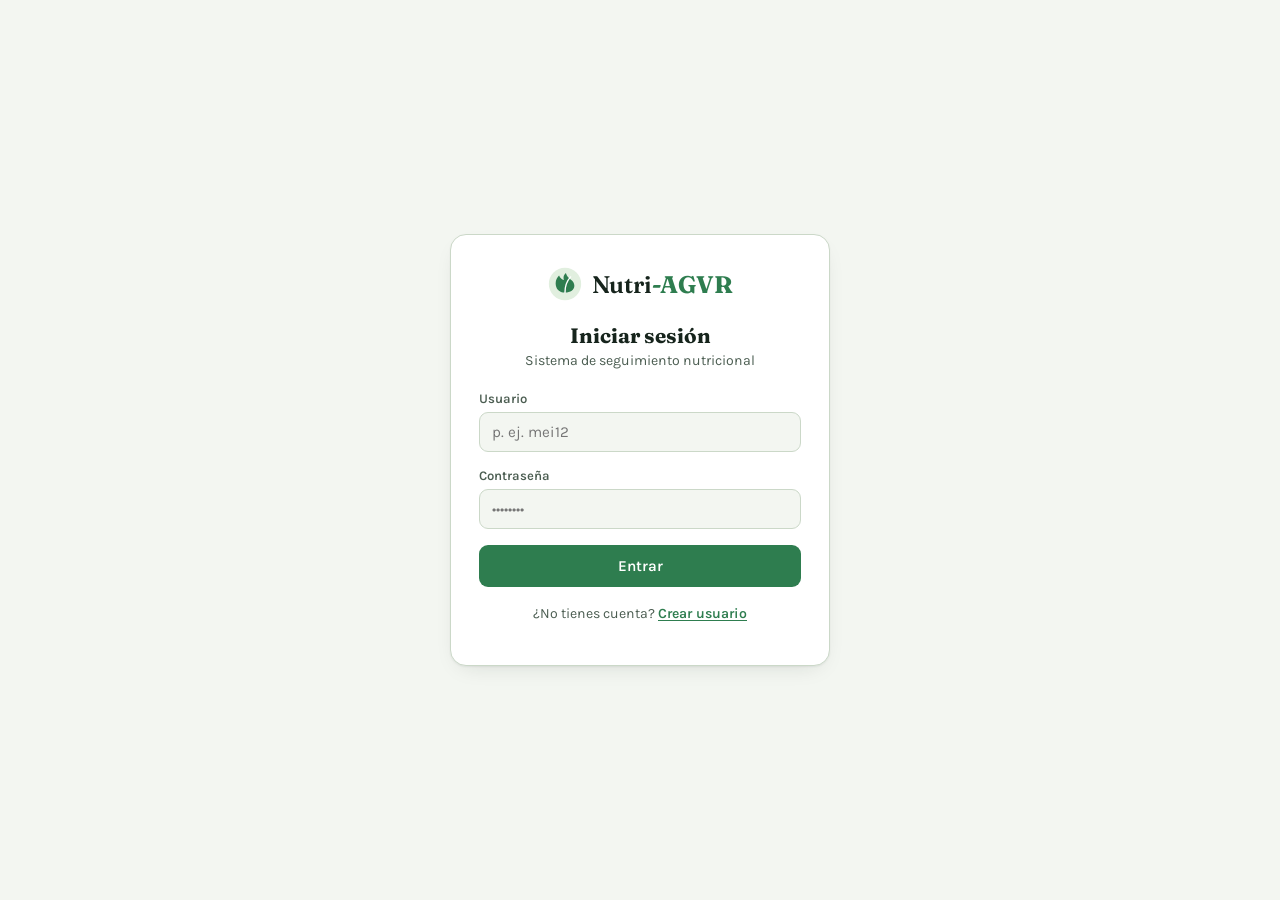
<file: index.html>
<!doctype html>
<html lang="es" class="auth-checking">
<head>
  <meta charset="UTF-8">
  <meta name="viewport" content="width=device-width, initial-scale=1.0">
  <title>NutriAGVR — Iniciar sesión</title>
  <link rel="icon" href="data:image/svg+xml,%3Csvg xmlns=%27http://www.w3.org/2000/svg%27 viewBox=%270 0 40 40%27%3E%3Ccircle cx=%2720%27 cy=%2720%27 r=%2719%27 fill=%27%23E1EFDF%27/%3E%3Cpath d=%27M20 30C13 30 9 25.5 9 19c0-4 2-7 4-9 1.3 3 3.3 4.6 5.7 5.4C17.6 12 18.6 9 21 7c1.2 4 3.4 6 5.6 7.6C29.4 16.6 31 19 31 22c0 5-4.5 8-11 8Z%27 fill=%27%232E7D4F%27/%3E%3C/svg%3E">
  <link rel="preconnect" href="https://fonts.googleapis.com">
  <link rel="preconnect" href="https://fonts.gstatic.com" crossorigin>
  <link href="https://fonts.googleapis.com/css2?family=Fraunces:opsz,wght@9..144,400;9..144,500;9..144,600;9..144,700&family=Karla:wght@400;500;600;700&family=IBM+Plex+Mono:wght@400;500&display=swap" rel="stylesheet">
  <link rel="stylesheet" href="css/styles.css">
</head>
<body>
  <div class="shell">
    <section class="auth-wrap">
      <div class="auth-card">
        <div class="brand">
          <svg viewBox="0 0 40 40" fill="none" aria-hidden="true">
            <circle cx="20" cy="20" r="19" fill="var(--accent-soft)"/>
            <path d="M20 30C13 30 9 25.5 9 19c0-4 2-7 4-9 1.3 3 3.3 4.6 5.7 5.4C17.6 12 18.6 9 21 7c1.2 4 3.4 6 5.6 7.6C29.4 16.6 31 19 31 22c0 5-4.5 8-11 8Z" fill="var(--accent)"/>
            <path d="M20 30c0-6 1.5-13 6.6-18.4" stroke="var(--surface)" stroke-width="1.6" stroke-linecap="round"/>
          </svg>
          <span class="wordmark">Nutri<span class="x">-AGVR</span></span>
        </div>
        <h2>Iniciar sesión</h2>
        <p class="auth-sub">Sistema de seguimiento nutricional</p>

        <div id="login-alert"></div>

        <form id="form-login" novalidate>
          <div class="field">
            <label for="login-username">Usuario</label>
            <input id="login-username" name="username" type="text" autocomplete="username" placeholder="p. ej. mei12">
          </div>
          <div class="field">
            <label for="login-password">Contraseña</label>
            <input id="login-password" name="password" type="password" autocomplete="current-password" placeholder="••••••••">
          </div>
          <button type="submit" class="btn btn-primary btn-block">Entrar</button>
        </form>

        <p class="switch-row">
          ¿No tienes cuenta? <a class="btn-link" href="registro.html" style="text-decoration:underline;">Crear usuario</a>
        </p>
      </div>
    </section>
  </div>

  <script type="module" src="js/pantallas/login.js"></script>
</body>
</html>
</file>
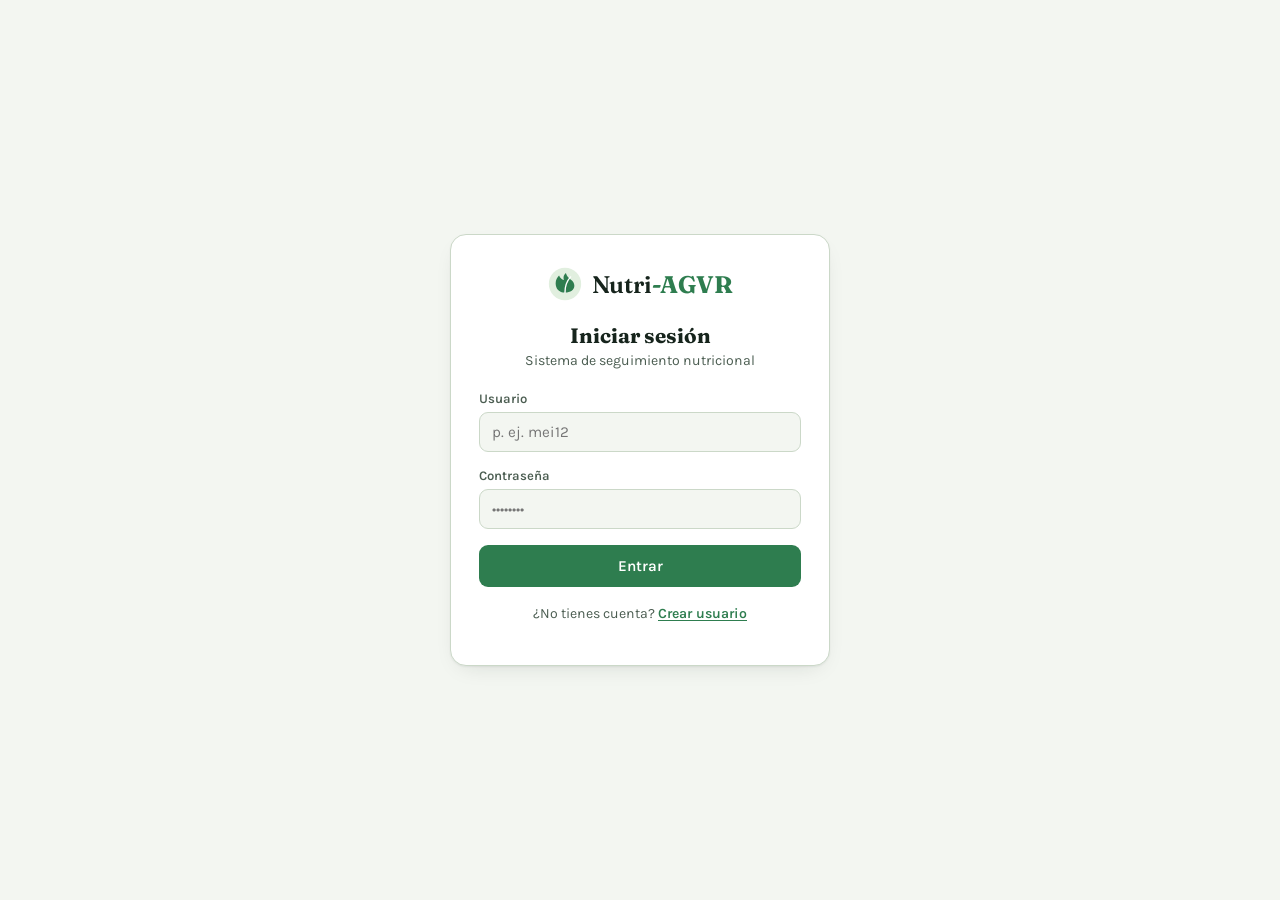
<file: consultas.html>
<!doctype html>
<html lang="es" class="auth-checking">
<head>
  <meta charset="UTF-8">
  <meta name="viewport" content="width=device-width, initial-scale=1.0">
  <title>NutriAGVR — Consultas</title>
  <link rel="icon" href="data:image/svg+xml,%3Csvg xmlns=%27http://www.w3.org/2000/svg%27 viewBox=%270 0 40 40%27%3E%3Ccircle cx=%2720%27 cy=%2720%27 r=%2719%27 fill=%27%23E1EFDF%27/%3E%3Cpath d=%27M20 30C13 30 9 25.5 9 19c0-4 2-7 4-9 1.3 3 3.3 4.6 5.7 5.4C17.6 12 18.6 9 21 7c1.2 4 3.4 6 5.6 7.6C29.4 16.6 31 19 31 22c0 5-4.5 8-11 8Z%27 fill=%27%232E7D4F%27/%3E%3C/svg%3E">
  <link rel="preconnect" href="https://fonts.googleapis.com">
  <link rel="preconnect" href="https://fonts.gstatic.com" crossorigin>
  <link href="https://fonts.googleapis.com/css2?family=Fraunces:opsz,wght@9..144,400;9..144,500;9..144,600;9..144,700&family=Karla:wght@400;500;600;700&family=IBM+Plex+Mono:wght@400;500&display=swap" rel="stylesheet">
  <link rel="stylesheet" href="css/styles.css">
</head>
<body>
  <div class="shell">
    <div id="navbar"></div>

    <div class="card">
      <h3 id="form-consulta-titulo">Nueva consulta</h3>
      <p class="hint">Selecciona al paciente ya registrado; no vuelve a pedirte su peso ni su altura.</p>

      <div id="sin-pacientes-aviso" class="alert alert-error" hidden>
        Registra al menos un paciente antes de crear una consulta. <a href="pacientes.html" style="text-decoration:underline;">Ir a Pacientes</a>.
      </div>
      <div id="consulta-alert"></div>

      <form id="form-consulta" novalidate>
        <div class="field">
          <label for="c-paciente">Paciente</label>
          <select id="c-paciente"></select>
        </div>
        <div class="field-row">
          <div class="field">
            <label for="c-dia">Día</label>
            <input id="c-dia" type="date">
          </div>
          <div class="field">
            <label for="c-hora">Hora</label>
            <input id="c-hora" type="time">
          </div>
        </div>
        <div class="field">
          <label for="c-evolucion">Evolución del paciente</label>
          <textarea id="c-evolucion" rows="2" placeholder="p. ej. Bajó 1.5 kg desde la última consulta, refiere más energía…"></textarea>
        </div>
        <div class="field">
          <label for="c-plan">Plan de alimentación</label>
          <textarea id="c-plan" rows="2" placeholder="p. ej. Aumentar proteína en desayuno, reducir azúcares simples…"></textarea>
        </div>
        <div style="display:flex; gap:10px;">
          <button type="submit" class="btn btn-primary" id="btn-guardar-consulta">Registrar consulta</button>
          <button type="button" class="btn btn-ghost" id="btn-cancelar-edicion" hidden>Cancelar</button>
        </div>
      </form>
    </div>

    <div class="card">
      <h3>Historial de consultas</h3>
      <p class="hint">Todas las consultas registradas en este navegador.</p>
      <div class="table-wrap">
        <table class="data">
          <thead>
            <tr><th>Paciente</th><th>Día</th><th>Hora</th><th>Evolución</th><th>Plan de alimentación</th><th></th></tr>
          </thead>
          <tbody id="historial-body"></tbody>
        </table>
      </div>
    </div>

    <footer class="foot">NutriAGVR &mdash; las consultas se guardan por paciente, sin duplicar sus datos.</footer>
  </div>

  <script type="module" src="js/pantallas/consultas.js"></script>
</body>
</html>
</file>
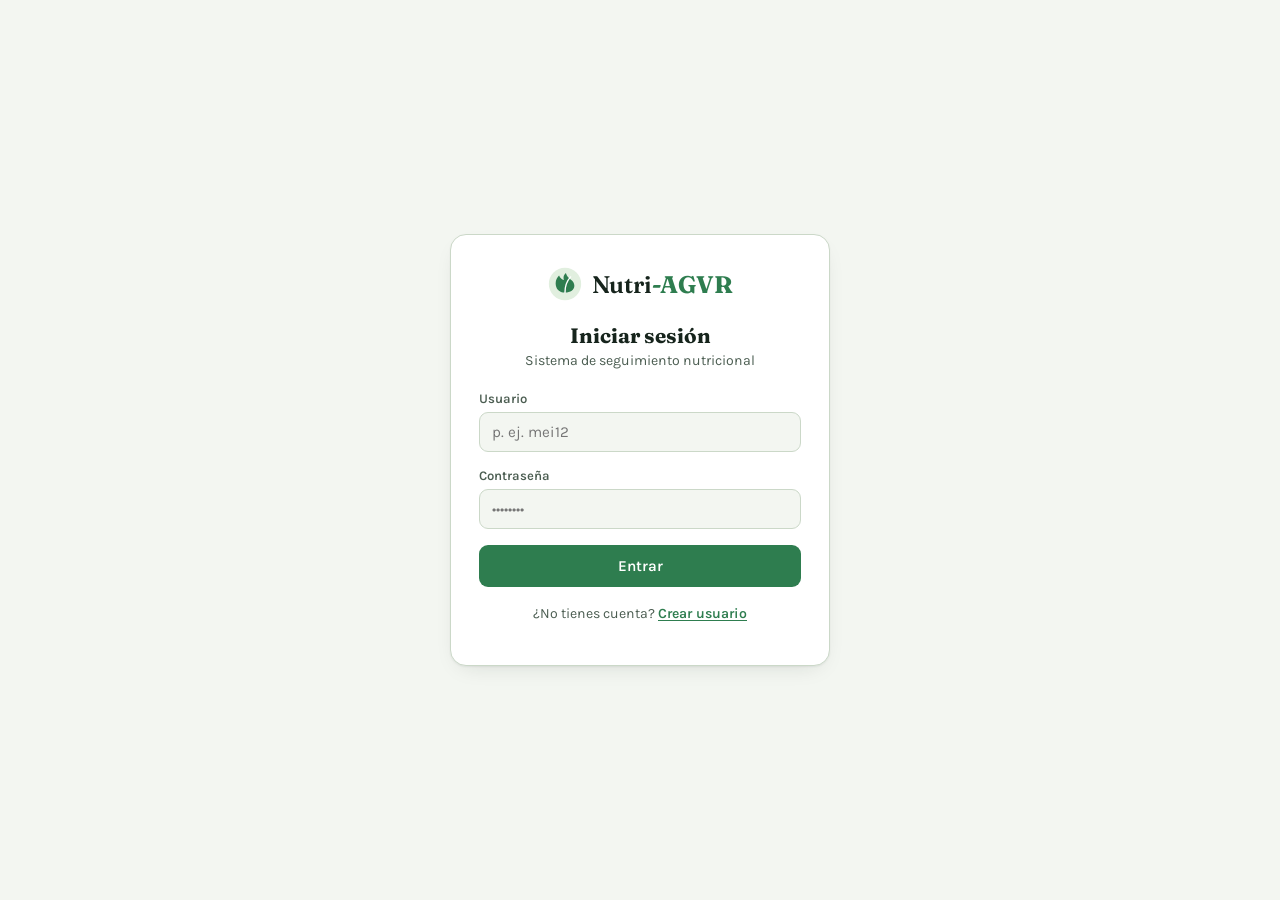
<file: dashboard.html>
<!doctype html>
<html lang="es" class="auth-checking">
<head>
  <meta charset="UTF-8">
  <meta name="viewport" content="width=device-width, initial-scale=1.0">
  <title>NutriAGVR — Inicio</title>
  <link rel="icon" href="data:image/svg+xml,%3Csvg xmlns=%27http://www.w3.org/2000/svg%27 viewBox=%270 0 40 40%27%3E%3Ccircle cx=%2720%27 cy=%2720%27 r=%2719%27 fill=%27%23E1EFDF%27/%3E%3Cpath d=%27M20 30C13 30 9 25.5 9 19c0-4 2-7 4-9 1.3 3 3.3 4.6 5.7 5.4C17.6 12 18.6 9 21 7c1.2 4 3.4 6 5.6 7.6C29.4 16.6 31 19 31 22c0 5-4.5 8-11 8Z%27 fill=%27%232E7D4F%27/%3E%3C/svg%3E">
  <link rel="preconnect" href="https://fonts.googleapis.com">
  <link rel="preconnect" href="https://fonts.gstatic.com" crossorigin>
  <link href="https://fonts.googleapis.com/css2?family=Fraunces:opsz,wght@9..144,400;9..144,500;9..144,600;9..144,700&family=Karla:wght@400;500;600;700&family=IBM+Plex+Mono:wght@400;500&display=swap" rel="stylesheet">
  <link rel="stylesheet" href="css/styles.css">
</head>
<body>
  <div class="shell">
    <div id="navbar"></div>

    <div class="card" style="margin-bottom:24px;">
      <h3>Hola, <span id="saludo-usuario">—</span> 👋</h3>
      <p class="hint">Este es el resumen de tu sistema NutriAGVR.</p>
    </div>

    <div class="grid-stats">
      <div class="stat-tile">
        <div class="n mono" id="stat-pacientes">0</div>
        <div class="label">Pacientes registrados</div>
      </div>
      <div class="stat-tile">
        <div class="n mono" id="stat-consultas">0</div>
        <div class="label">Consultas en total</div>
      </div>
      <div class="stat-tile">
        <div class="n mono" id="stat-hoy">0</div>
        <div class="label">Consultas para hoy</div>
      </div>
    </div>

    <div class="card">
      <h3>Accesos rápidos</h3>
      <p class="hint">Gestiona pacientes o registra una nueva consulta.</p>
      <div style="display:flex; gap:12px; flex-wrap:wrap;">
        <a class="btn btn-primary" href="pacientes.html">Ver pacientes</a>
        <a class="btn btn-ghost" href="consultas.html">Ver consultas</a>
      </div>
    </div>

    <footer class="foot">NutriAGVR &mdash; los usuarios se guardan en esta sesión; pacientes y consultas quedan guardados en este navegador.</footer>
  </div>

  <script type="module" src="js/pantallas/dashboard.js"></script>
</body>
</html>
</file>
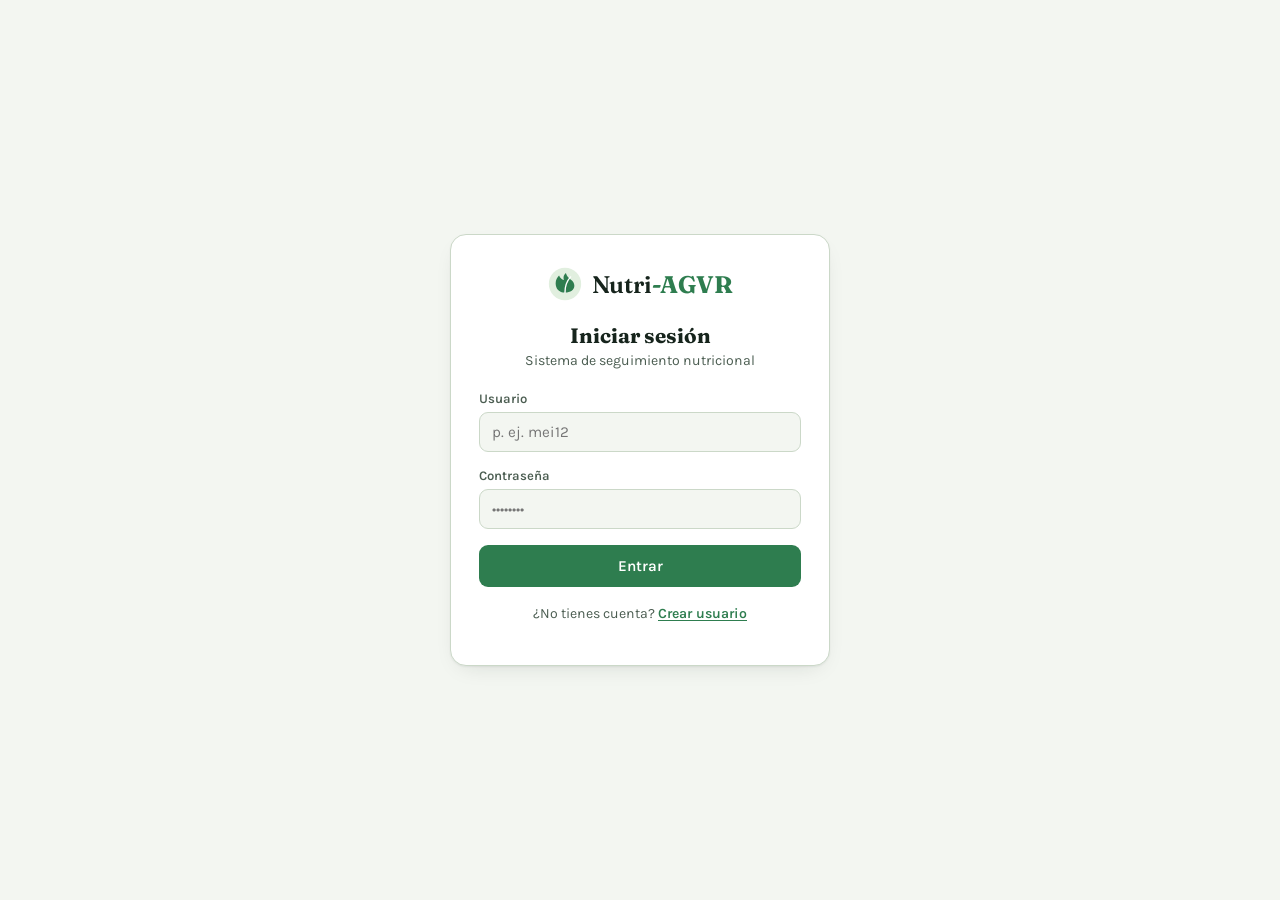
<file: pacientes.html>
<!doctype html>
<html lang="es" class="auth-checking">
<head>
  <meta charset="UTF-8">
  <meta name="viewport" content="width=device-width, initial-scale=1.0">
  <title>NutriAGVR — Pacientes</title>
  <link rel="icon" href="data:image/svg+xml,%3Csvg xmlns=%27http://www.w3.org/2000/svg%27 viewBox=%270 0 40 40%27%3E%3Ccircle cx=%2720%27 cy=%2720%27 r=%2719%27 fill=%27%23E1EFDF%27/%3E%3Cpath d=%27M20 30C13 30 9 25.5 9 19c0-4 2-7 4-9 1.3 3 3.3 4.6 5.7 5.4C17.6 12 18.6 9 21 7c1.2 4 3.4 6 5.6 7.6C29.4 16.6 31 19 31 22c0 5-4.5 8-11 8Z%27 fill=%27%232E7D4F%27/%3E%3C/svg%3E">
  <link rel="preconnect" href="https://fonts.googleapis.com">
  <link rel="preconnect" href="https://fonts.gstatic.com" crossorigin>
  <link href="https://fonts.googleapis.com/css2?family=Fraunces:opsz,wght@9..144,400;9..144,500;9..144,600;9..144,700&family=Karla:wght@400;500;600;700&family=IBM+Plex+Mono:wght@400;500&display=swap" rel="stylesheet">
  <link rel="stylesheet" href="css/styles.css">
</head>
<body>
  <div class="shell">
    <div id="navbar"></div>

    <div class="card">
      <div class="card-head">
        <div>
          <h3 id="form-paciente-titulo">Nuevo paciente</h3>
          <p class="hint" style="margin:0;">Captura nombre, edad, altura y peso para calcular su IMC.</p>
        </div>
      </div>

      <div id="paciente-alert"></div>

      <form id="form-paciente" novalidate>
        <div class="field-row">
          <div class="field" style="grid-column: 1 / -1;">
            <label for="p-nombre">Nombre completo</label>
            <input id="p-nombre" type="text" placeholder="Nombre del paciente">
          </div>
        </div>
        <div class="field-row">
          <div class="field">
            <label for="p-edad">Edad (años)</label>
            <input id="p-edad" type="number" inputmode="numeric" step="1" min="1" max="120">
          </div>
          <div class="field">
            <label for="p-altura">Altura (cm)</label>
            <input id="p-altura" type="number" inputmode="decimal" step="0.1" min="50" max="250">
          </div>
        </div>
        <div class="field">
          <label for="p-peso">Peso (kg)</label>
          <input id="p-peso" type="number" inputmode="decimal" step="0.1" min="1" max="400">
        </div>
        <div style="display:flex; gap:10px;">
          <button type="submit" class="btn btn-primary" id="btn-guardar-paciente">Registrar paciente</button>
          <button type="button" class="btn btn-ghost" id="btn-cancelar-edicion" hidden>Cancelar</button>
        </div>
      </form>
    </div>

    <div class="card">
      <h3>Pacientes e informe de IMC</h3>
      <p class="hint">Peso, altura, edad e informe nutricional de cada paciente.</p>
      <div class="patients-grid" id="patients-grid"></div>
    </div>

    <footer class="foot">NutriAGVR &mdash; el informe de IMC es orientativo y no sustituye a un profesional de la salud.</footer>
  </div>

  <script type="module" src="js/pantallas/pacientes.js"></script>
</body>
</html>
</file>
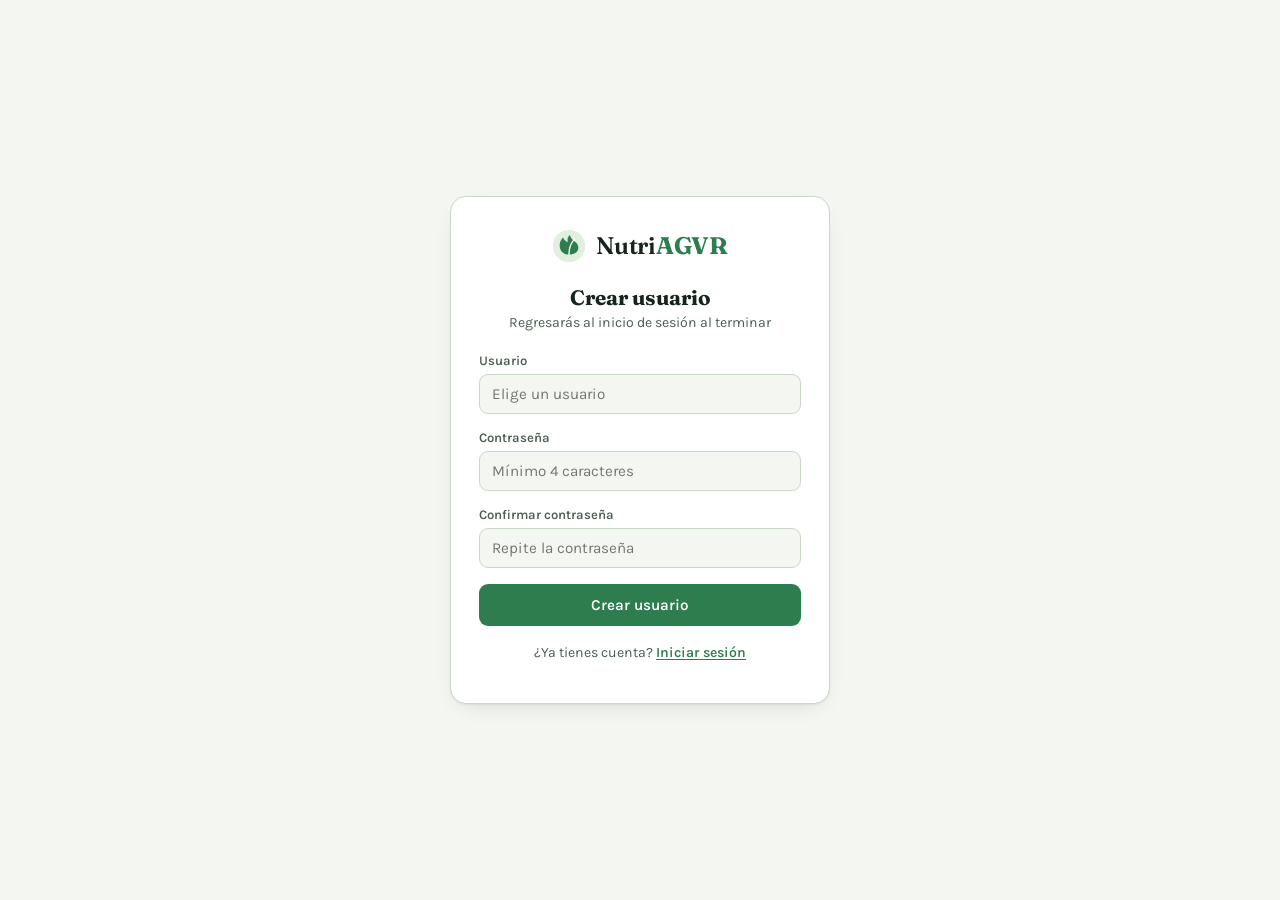
<file: registro.html>
<!doctype html>
<html lang="es" class="auth-checking">
<head>
  <meta charset="UTF-8">
  <meta name="viewport" content="width=device-width, initial-scale=1.0">
  <title>NutriAGVR — Crear usuario</title>
  <link rel="icon" href="data:image/svg+xml,%3Csvg xmlns=%27http://www.w3.org/2000/svg%27 viewBox=%270 0 40 40%27%3E%3Ccircle cx=%2720%27 cy=%2720%27 r=%2719%27 fill=%27%23E1EFDF%27/%3E%3Cpath d=%27M20 30C13 30 9 25.5 9 19c0-4 2-7 4-9 1.3 3 3.3 4.6 5.7 5.4C17.6 12 18.6 9 21 7c1.2 4 3.4 6 5.6 7.6C29.4 16.6 31 19 31 22c0 5-4.5 8-11 8Z%27 fill=%27%232E7D4F%27/%3E%3C/svg%3E">
  <link rel="preconnect" href="https://fonts.googleapis.com">
  <link rel="preconnect" href="https://fonts.gstatic.com" crossorigin>
  <link href="https://fonts.googleapis.com/css2?family=Fraunces:opsz,wght@9..144,400;9..144,500;9..144,600;9..144,700&family=Karla:wght@400;500;600;700&family=IBM+Plex+Mono:wght@400;500&display=swap" rel="stylesheet">
  <link rel="stylesheet" href="css/styles.css">
</head>
<body>
  <div class="shell">
    <section class="auth-wrap">
      <div class="auth-card">
        <div class="brand">
          <svg viewBox="0 0 40 40" fill="none" aria-hidden="true">
            <circle cx="20" cy="20" r="19" fill="var(--accent-soft)"/>
            <path d="M20 30C13 30 9 25.5 9 19c0-4 2-7 4-9 1.3 3 3.3 4.6 5.7 5.4C17.6 12 18.6 9 21 7c1.2 4 3.4 6 5.6 7.6C29.4 16.6 31 19 31 22c0 5-4.5 8-11 8Z" fill="var(--accent)"/>
            <path d="M20 30c0-6 1.5-13 6.6-18.4" stroke="var(--surface)" stroke-width="1.6" stroke-linecap="round"/>
          </svg>
          <span class="wordmark">Nutri<span class="x">AGVR</span></span>
        </div>
        <h2>Crear usuario</h2>
        <p class="auth-sub">Regresarás al inicio de sesión al terminar</p>

        <div id="register-alert"></div>

        <form id="form-registro" novalidate>
          <div class="field">
            <label for="reg-username">Usuario</label>
            <input id="reg-username" name="username" type="text" autocomplete="username" placeholder="Elige un usuario">
          </div>
          <div class="field">
            <label for="reg-password">Contraseña</label>
            <input id="reg-password" name="password" type="password" autocomplete="new-password" placeholder="Mínimo 4 caracteres">
          </div>
          <div class="field">
            <label for="reg-password2">Confirmar contraseña</label>
            <input id="reg-password2" name="password2" type="password" autocomplete="new-password" placeholder="Repite la contraseña">
          </div>
          <button type="submit" class="btn btn-primary btn-block">Crear usuario</button>
        </form>

        <p class="switch-row">
          ¿Ya tienes cuenta? <a class="btn-link" href="index.html" style="text-decoration:underline;">Iniciar sesión</a>
        </p>
      </div>
    </section>
  </div>

  <script type="module" src="js/pantallas/registro.js"></script>
</body>
</html>
</file>
<file: css/styles.css>
:root {
  --bg: #F3F6F1;
  --surface: #FFFFFF;
  --surface-2: #EAF0E6;
  --ink: #16241C;
  --ink-soft: #4B5D51;
  --line: #CBD8C8;
  --accent: #2E7D4F;
  --accent-ink: #FFFFFF;
  --accent-soft: #E1EFDF;
  --warn: #B4703A;
  --warn-soft: #F6E7D8;
  --bad: #B4503A;
  --bad-soft: #F7E2DB;
  --low: #3E6FA0;
  --low-soft: #DFE9F3;
  --shadow: 0 1px 2px rgba(22,36,28,0.06), 0 8px 24px -12px rgba(22,36,28,0.18);
  --focus: #1F5C39;
  color-scheme: light;
}

@media (prefers-color-scheme: dark) {
  :root {
    --bg: #121A15;
    --surface: #1A251E;
    --surface-2: #202D24;
    --ink: #EAF2EA;
    --ink-soft: #A9BBAE;
    --line: #33453A;
    --accent: #59B37F;
    --accent-ink: #0D170F;
    --accent-soft: #223A2A;
    --warn: #E3A468;
    --warn-soft: #3A2C1D;
    --bad: #E28A76;
    --bad-soft: #3D2620;
    --low: #7FAEDD;
    --low-soft: #1E2C3B;
    --shadow: 0 1px 2px rgba(0,0,0,0.3), 0 10px 30px -14px rgba(0,0,0,0.6);
    --focus: #7FD9A2;
    color-scheme: dark;
  }
}

* { box-sizing: border-box; }
html, body { height: 100%; }
body {
  margin: 0;
  background: var(--bg);
  color: var(--ink);
  font-family: "Karla", ui-sans-serif, system-ui, sans-serif;
  -webkit-font-smoothing: antialiased;
  padding: clamp(16px, 4vw, 40px);
  min-height: 100vh;
}

h1, h2, h3 { font-family: "Fraunces", ui-serif, Georgia, serif; text-wrap: balance; margin: 0; }
.mono { font-family: "IBM Plex Mono", ui-monospace, monospace; font-variant-numeric: tabular-nums; }
a { color: inherit; }
button { font-family: inherit; }

:focus-visible { outline: 2px solid var(--focus); outline-offset: 2px; }
[hidden] { display: none !important; }

html.auth-checking body { visibility: hidden; }

.shell { max-width: 880px; margin: 0 auto; }

.brand { display: flex; align-items: center; gap: 10px; text-decoration: none; }
.brand svg { width: 34px; height: 34px; flex: none; }
.brand .wordmark { font-family: "Fraunces", serif; font-size: 1.5rem; font-weight: 600; letter-spacing: -0.01em; color: var(--ink); }
.brand .wordmark .x { color: var(--accent); font-weight: 700; }

.auth-wrap { min-height: calc(100vh - 80px); display: flex; align-items: center; justify-content: center; }
.auth-card { width: 100%; max-width: 380px; background: var(--surface); border: 1px solid var(--line); border-radius: 16px; box-shadow: var(--shadow); padding: 32px 28px 28px; }
.auth-card .brand { justify-content: center; margin-bottom: 22px; }
.auth-card h2 { font-size: 1.3rem; text-align: center; margin-bottom: 4px; }
.auth-sub { text-align: center; color: var(--ink-soft); font-size: 0.88rem; margin: 0 0 22px; }

.field { display: flex; flex-direction: column; gap: 6px; margin-bottom: 16px; }
.field label { font-size: 0.82rem; font-weight: 600; color: var(--ink-soft); }
.field input, .field select, .field textarea {
  font: inherit; font-size: 0.95rem; padding: 10px 12px; border-radius: 9px;
  border: 1px solid var(--line); background: var(--bg); color: var(--ink); width: 100%;
}
.field-row { display: grid; grid-template-columns: 1fr 1fr; gap: 12px; }
@media (max-width: 520px) { .field-row { grid-template-columns: 1fr; } }

.btn {
  display: inline-flex; align-items: center; justify-content: center; gap: 8px;
  padding: 11px 16px; border-radius: 9px; border: 1px solid transparent;
  font-size: 0.95rem; font-weight: 600; cursor: pointer; transition: filter 0.15s ease, transform 0.05s ease;
}
.btn:active { transform: translateY(1px); }
.btn-block { width: 100%; }
.btn-primary { background: var(--accent); color: var(--accent-ink); }
.btn-primary:hover { filter: brightness(1.06); }
.btn-ghost { background: transparent; color: var(--ink); border-color: var(--line); }
.btn-ghost:hover { background: var(--surface-2); }
.btn-link { background: none; border: none; padding: 0; color: var(--accent); font-weight: 600; font-size: 0.88rem; cursor: pointer; text-decoration: underline; text-underline-offset: 2px; }
.btn-sm { padding: 8px 14px; font-size: 0.85rem; }
.btn-danger-ghost { background: transparent; border: 1px solid var(--line); color: var(--bad); }
.btn-danger-ghost:hover { background: var(--bad-soft); }

.switch-row { text-align: center; margin-top: 18px; font-size: 0.88rem; color: var(--ink-soft); }

.alert { font-size: 0.85rem; padding: 10px 12px; border-radius: 8px; margin-bottom: 16px; border: 1px solid transparent; }
.alert-error { background: var(--bad-soft); color: var(--bad); border-color: var(--bad); }
.alert-ok { background: var(--accent-soft); color: var(--accent); border-color: var(--accent); }

.topbar { display: flex; align-items: center; justify-content: space-between; padding-bottom: 20px; margin-bottom: 24px; border-bottom: 1px solid var(--line); gap: 12px; flex-wrap: wrap; }
.who { display: flex; align-items: center; gap: 12px; }
.who .pill { font-size: 0.8rem; font-weight: 600; color: var(--ink-soft); background: var(--surface-2); padding: 5px 12px; border-radius: 999px; }

.navlinks { display: flex; gap: 6px; flex-wrap: wrap; }
.navlinks a {
  text-decoration: none; font-size: 0.88rem; font-weight: 600; color: var(--ink-soft);
  padding: 8px 14px; border-radius: 999px;
}
.navlinks a:hover { background: var(--surface-2); color: var(--ink); }
.navlinks a.active { background: var(--accent-soft); color: var(--accent); }

.grid-stats { display: grid; grid-template-columns: repeat(auto-fit, minmax(160px, 1fr)); gap: 16px; margin-bottom: 24px; }
.stat-tile { background: var(--surface); border: 1px solid var(--line); border-radius: 14px; padding: 18px 20px; box-shadow: var(--shadow); }
.stat-tile .n { font-family: "Fraunces", serif; font-size: 2.2rem; font-weight: 600; line-height: 1; }
.stat-tile .label { color: var(--ink-soft); font-size: 0.82rem; margin-top: 6px; }

.card { background: var(--surface); border: 1px solid var(--line); border-radius: 14px; padding: 22px; box-shadow: var(--shadow); margin-bottom: 20px; }
.card h3 { font-size: 1.05rem; margin-bottom: 4px; }
.card .hint { color: var(--ink-soft); font-size: 0.85rem; margin: 0 0 18px; }

.card-head { display: flex; align-items: center; justify-content: space-between; gap: 12px; flex-wrap: wrap; margin-bottom: 4px; }

.badge { display: inline-flex; align-items: center; gap: 6px; font-size: 0.75rem; font-weight: 700; padding: 4px 11px; border-radius: 999px; text-transform: uppercase; letter-spacing: 0.03em; }
.badge.low { background: var(--low-soft); color: var(--low); }
.badge.normal { background: var(--accent-soft); color: var(--accent); }
.badge.warn { background: var(--warn-soft); color: var(--warn); }
.badge.bad { background: var(--bad-soft); color: var(--bad); }

.patients-grid { display: grid; grid-template-columns: repeat(auto-fill, minmax(240px, 1fr)); gap: 16px; }
.patient-card { background: var(--surface); border: 1px solid var(--line); border-radius: 14px; padding: 18px; box-shadow: var(--shadow); display: flex; flex-direction: column; gap: 10px; }
.patient-card .pname { font-family: "Fraunces", serif; font-size: 1.1rem; font-weight: 600; }
.patient-card .pmeta { font-size: 0.82rem; color: var(--ink-soft); }
.patient-card .pimc { display: flex; align-items: baseline; gap: 8px; }
.patient-card .pimc .val { font-family: "IBM Plex Mono", monospace; font-size: 1.4rem; font-weight: 600; }
.patient-card .pinforme { font-size: 0.82rem; color: var(--ink-soft); line-height: 1.4; }
.patient-card .pactions { display: flex; gap: 8px; margin-top: auto; }
.patient-card .pactions .btn { flex: 1; }
.empty-state { text-align: center; color: var(--ink-soft); font-size: 0.9rem; padding: 30px 10px; border: 1px dashed var(--line); border-radius: 12px; }

.table-wrap { overflow-x: auto; }
table.data { width: 100%; border-collapse: collapse; font-size: 0.9rem; }
table.data th { text-align: left; font-size: 0.72rem; text-transform: uppercase; letter-spacing: 0.04em; color: var(--ink-soft); padding: 0 10px 8px; border-bottom: 1px solid var(--line); }
table.data td { padding: 12px 10px; border-bottom: 1px solid var(--line); vertical-align: middle; }
table.data tr:last-child td { border-bottom: none; }
table.data tr.editing-row td { background: var(--accent-soft); }
.row-actions { display: flex; gap: 6px; }
.icon-btn { background: none; border: none; cursor: pointer; color: var(--ink-soft); padding: 6px; border-radius: 6px; line-height: 0; }
.icon-btn:hover { background: var(--surface-2); color: var(--ink); }
.icon-btn.danger:hover { background: var(--bad-soft); color: var(--bad); }

footer.foot { text-align: center; color: var(--ink-soft); font-size: 0.78rem; margin-top: 32px; }
</file>
